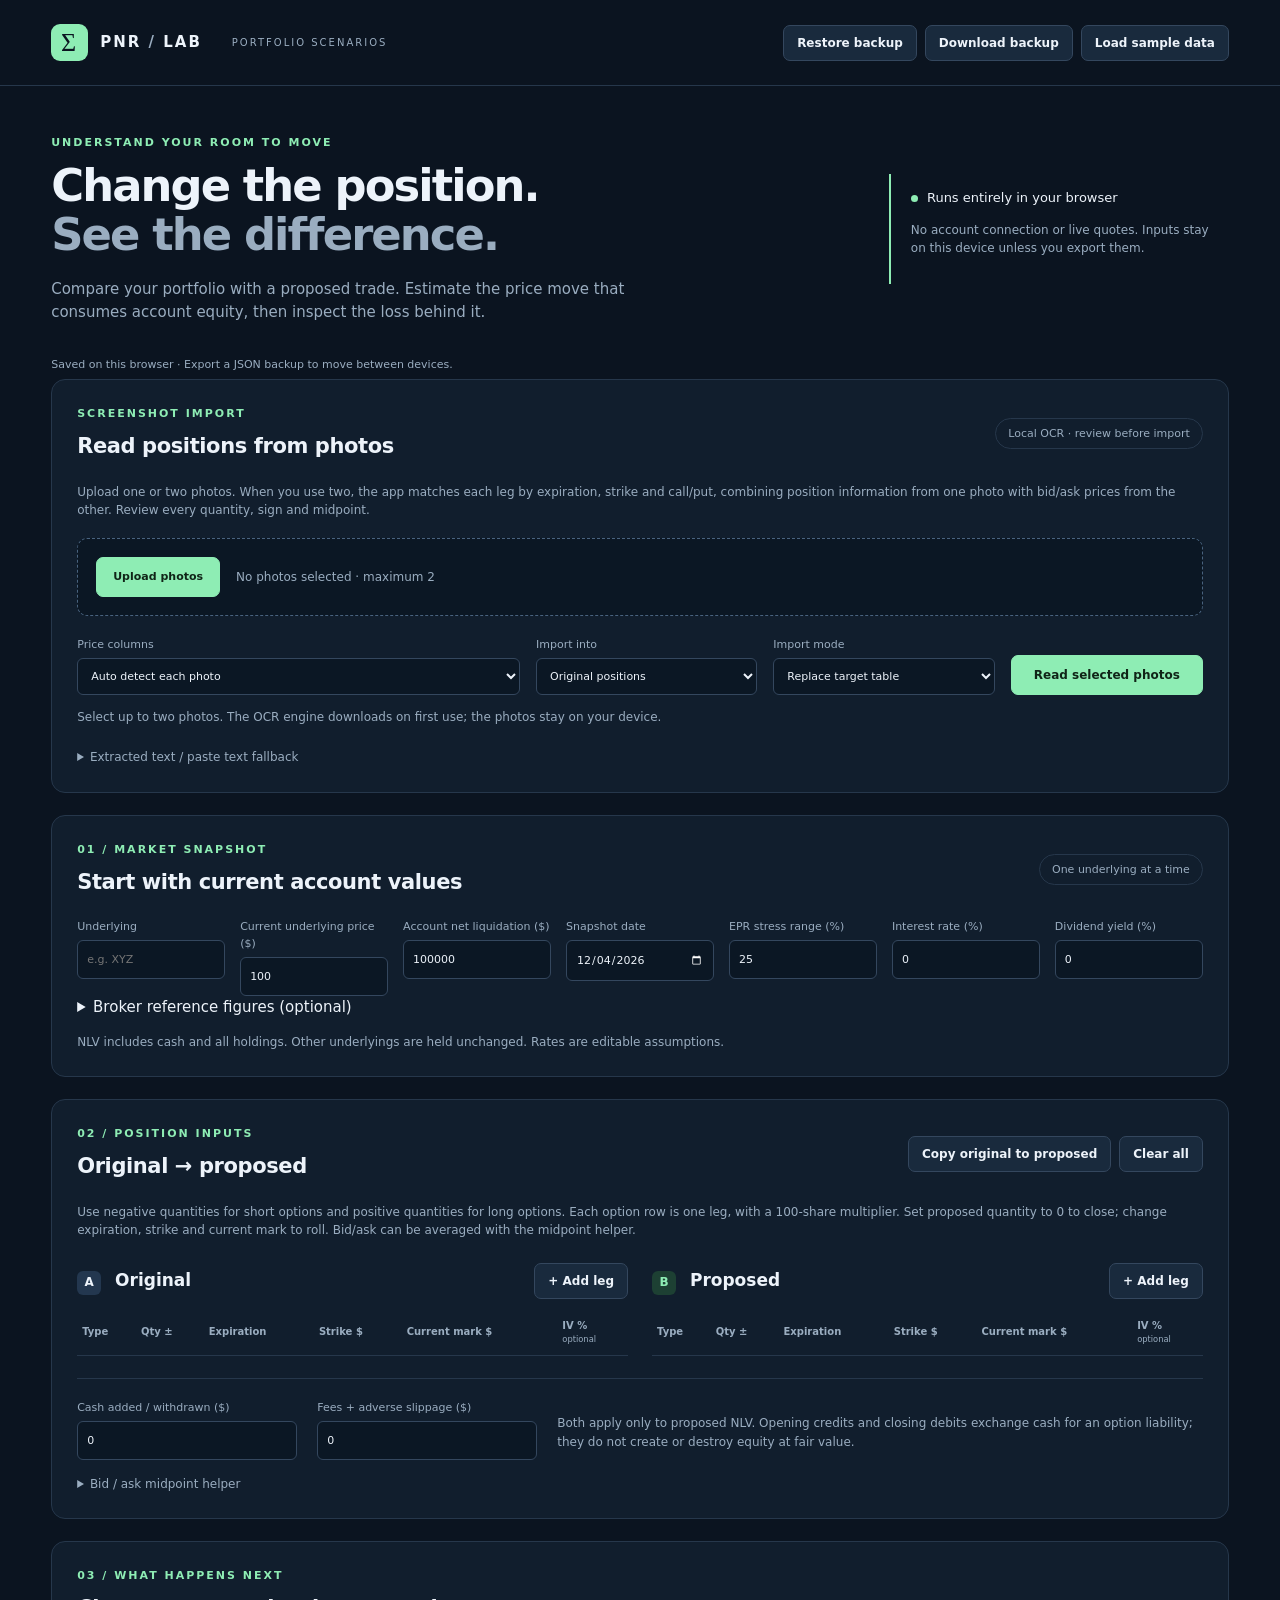
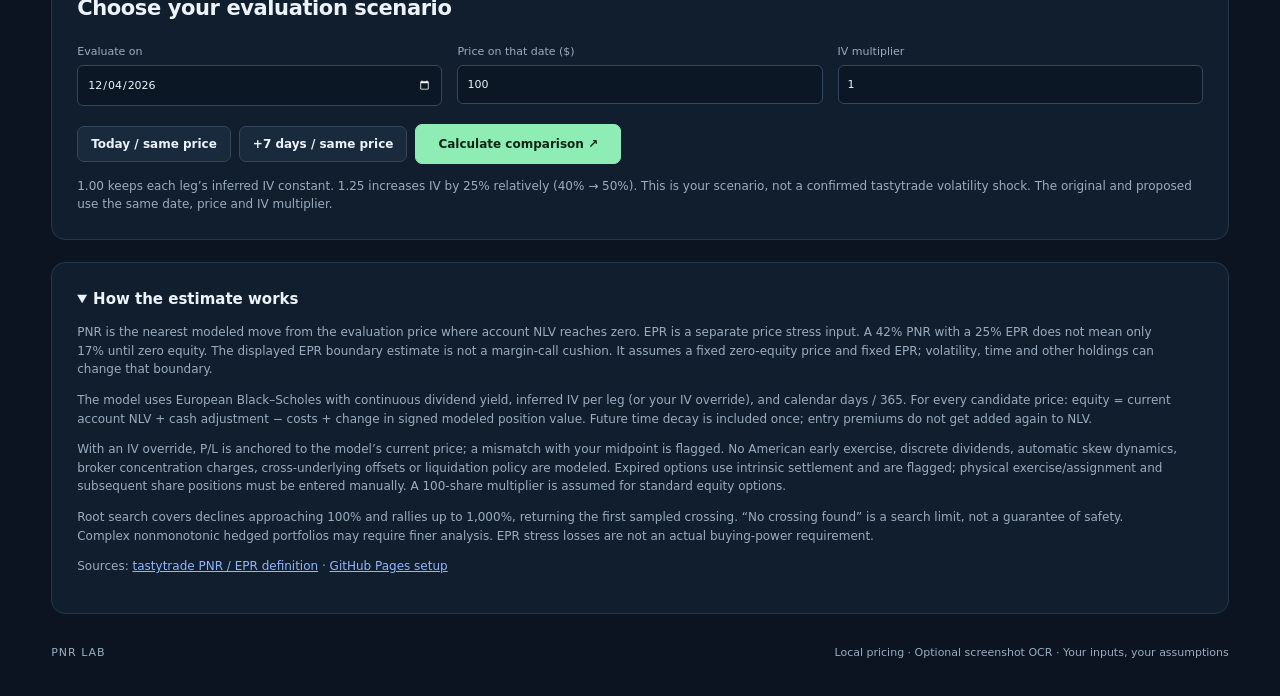
<file: index.html>
<!doctype html><html lang="en"><head><meta charset="utf-8"><meta name="viewport" content="width=device-width,initial-scale=1"><meta name="theme-color" content="#0b1420"><title>PNR Lab · Portfolio scenario calculator</title><style>:root{color-scheme:dark;--bg:#0b1420;--panel:#111e2d;--line:#26374b;--text:#edf3fa;--muted:#9aadc0;--mint:#8eedb4;--blue:#91b5ff;--amber:#ffc779}*{box-sizing:border-box}body{margin:0;background:var(--bg);color:var(--text);font:15px/1.55 system-ui,-apple-system,BlinkMacSystemFont,"Segoe UI",sans-serif}header{display:flex;align-items:center;gap:30px;padding:24px 4%;border-bottom:1px solid var(--line)}.brand{text-decoration:none;display:flex;align-items:center;gap:12px;letter-spacing:2px;font-weight:750;color:var(--text)}.logo{font:26px Georgia;background:var(--mint);color:#0b1420;width:37px;height:37px;display:grid;place-items:center;border-radius:9px}.muted,.tag{color:var(--muted)}.tag{font-size:10px;letter-spacing:2px}.header-actions{margin-left:auto;display:flex;gap:8px}main{max-width:1600px;margin:auto;padding:0 4%}.intro{display:flex;justify-content:space-between;gap:40px;align-items:center;padding:48px 0 32px}.eyebrow{color:var(--mint);font-size:11px;letter-spacing:2px;font-weight:700;margin:0 0 8px}h1{font-size:clamp(32px,3.5vw,54px);line-height:1.1;letter-spacing:-1.9px;margin:10px 0 18px}h1 span{color:var(--muted)}h2{font-size:21px;letter-spacing:-.4px;margin:0}h3{font-size:17px;margin:0 0 12px}.intro-copy{color:var(--muted);max-width:590px;margin:0}.status-card{border-left:2px solid var(--mint);padding:14px 20px;max-width:340px;font-size:13px}.status-card p{color:var(--muted);font-size:12px}.dot{display:inline-block;width:7px;height:7px;background:var(--mint);border-radius:50%;margin-right:5px}.panel{border:1px solid var(--line);background:var(--panel);border-radius:14px;padding:25px;margin:0 0 22px}.section-top,.results-title{display:flex;justify-content:space-between;align-items:center;gap:20px;margin-bottom:20px}.pill{color:var(--muted);border:1px solid var(--line);border-radius:30px;padding:6px 12px;font-size:11px;white-space:nowrap}.field-grid{display:grid;grid-template-columns:repeat(7,minmax(0,1fr));gap:15px}label{font-size:11px;color:var(--muted);display:block}input,select{font:inherit;color:var(--text);background:#0b1724;border:1px solid #34475e;border-radius:6px;width:100%;padding:10px 9px;margin-top:5px;min-width:0}input:focus,select:focus,button:focus-visible{outline:2px solid var(--mint);outline-offset:2px}button{font:600 12px system-ui;background:#192a3d;color:var(--text);border:1px solid #34475e;padding:10px 13px;border-radius:7px;cursor:pointer;white-space:nowrap}button:hover{background:#243a51}button.primary{background:var(--mint);border-color:var(--mint);color:#102417;padding:12px 22px}.button-group{display:flex;gap:8px;align-items:center;flex-wrap:wrap}.hint{font-size:12px;color:var(--muted);margin:13px 0 0}.tables{display:grid;grid-template-columns:1fr 1fr;gap:24px;margin-top:23px}.position-side{min-width:0}.table-heading{display:flex;justify-content:space-between;align-items:center;margin:0 0 10px}.table-heading h3{margin:0}.number{background:#23374f;border-radius:6px;display:inline-grid;place-items:center;width:24px;height:24px;margin-right:8px;font-size:12px}.proposed .number{background:#1d4033;color:var(--mint)}.table-scroll{overflow-x:auto}table{border-collapse:collapse;width:100%;text-align:left}th{font-size:10px;font-weight:600;color:var(--muted);padding:9px 5px;border-bottom:1px solid var(--line);white-space:nowrap}th small{display:block;font-weight:400}td{padding:8px 5px;border-bottom:1px solid var(--line);font-size:12px;white-space:nowrap;font-variant-numeric:tabular-nums}.inputs{min-width:715px}.inputs input,.inputs select{font-size:12px;padding:8px 6px;margin:0}.inputs td:nth-child(1){width:80px}.inputs td:nth-child(2){width:62px}.inputs td:nth-child(3){width:128px}.inputs td:nth-child(4){width:75px}.inputs td:nth-child(5){width:83px}.inputs td:nth-child(6),.inputs td:nth-child(7){width:73px}.remove{padding:5px 8px;color:var(--muted)}.proposal-controls{display:grid;grid-template-columns:220px 220px 1fr;gap:20px;margin-top:22px;padding-top:20px;border-top:1px solid var(--line)}.proposal-controls p{color:var(--muted);font-size:12px;margin:15px 0}.mid-helper{margin-top:8px;color:var(--muted);font-size:12px}summary{cursor:pointer}.mid-helper .button-group{margin-top:12px}.mid-helper input{width:120px}.evaluation .field-grid{grid-template-columns:repeat(3,minmax(0,1fr));margin:18px 0}.save-status{min-height:22px;font-size:11px;color:var(--muted);padding-bottom:6px}#errors:not(:empty){padding:16px;border:1px solid #b55a57;background:#391e26;color:#ffd3ce;border-radius:10px;margin-bottom:22px}.cards{display:grid;grid-template-columns:1fr 1fr;gap:22px;margin-bottom:22px}.result-card{border:1px solid var(--line);border-radius:14px;padding:25px;background:linear-gradient(130deg,#16273b,#111e2d)}.result-card.proposed-card{background:linear-gradient(130deg,#17372c,#111e2d);border-color:#34594a}.card-label{color:var(--muted);font-size:12px}.pnr-number{font-size:46px;font-weight:650;letter-spacing:-2px;line-height:1.2;margin:8px 0 10px}.pnr-number small{font-size:18px;letter-spacing:0;color:var(--muted)}.card-stats{display:flex;flex-wrap:wrap;gap:25px;font-size:12px;color:var(--muted)}.card-stats strong{display:block;color:var(--text);font-size:17px;margin:4px 0}.badge{display:inline-block;border-radius:25px;padding:4px 9px;font-size:10px;background:#204832;color:var(--mint);margin-top:18px}.badge.warn{background:#473223;color:var(--amber)}.comparison th,.comparison td{padding:13px 12px}.comparison th{font-size:11px}.comparison td{font-size:13px}.positive{color:var(--mint)}.negative{color:#ff9a94}.legend{font-size:12px;display:flex;gap:15px}.original-line{color:var(--blue)}.proposed-line{color:var(--mint)}canvas{width:100%;height:300px;display:block;touch-action:pan-y}.methodology p{font-size:12px;color:var(--muted);max-width:1100px}.methodology summary{font-weight:650}.methodology a{color:var(--blue)}footer{display:flex;justify-content:space-between;color:var(--muted);font-size:11px;letter-spacing:1px;padding:8px 0 35px}footer span{letter-spacing:0}#leg-side{width:auto;margin:0;padding:9px}.toast{color:var(--mint)}@media(min-width:1200px){.inputs{min-width:650px}}@media(max-width:1100px){.field-grid{grid-template-columns:repeat(4,minmax(0,1fr))}.tables{grid-template-columns:1fr}.inputs{min-width:715px}.proposal-controls{grid-template-columns:1fr 1fr}.proposal-controls p{grid-column:1/-1;margin:0}.tag{display:none}}@media(max-width:600px){header{flex-wrap:wrap;gap:15px;padding:18px 5%}.header-actions{width:100%;margin:0;flex-wrap:wrap}.intro{padding:30px 0;display:block}.status-card{margin-top:24px}.field-grid,.evaluation .field-grid{grid-template-columns:1fr 1fr;gap:12px}.panel{padding:18px}.section-top,.results-title{align-items:flex-start;flex-wrap:wrap}.cards{grid-template-columns:1fr}.proposal-controls{grid-template-columns:1fr 1fr}.pnr-number{font-size:40px}footer{display:block}footer span{display:block;margin-top:8px}.comparison{min-width:580px}.pill{white-space:normal}.evaluation .button-group button{flex:1}.intro-copy{font-size:13px}}
.photo-upload{margin-top:18px;padding:18px;border:1.5px dashed #49637f;border-radius:10px;background:#0b1724;display:flex;align-items:center;gap:16px}.photo-upload>span{color:var(--muted);font-size:12px}.button-label{display:inline-flex;align-items:center;justify-content:center;min-height:40px;padding:0 16px;border:1px solid var(--mint);border-radius:7px;background:var(--mint);color:#102417;font-weight:700;cursor:pointer;white-space:nowrap}.button-label input{position:absolute;width:1px;height:1px;opacity:0;pointer-events:none}.ocr-controls{display:grid;grid-template-columns:2fr 1fr 1fr auto;gap:16px;align-items:end;margin-top:20px}.ocr-preview{display:grid;grid-template-columns:190px 1fr;gap:25px;margin:22px 0}.ocr-images{display:grid;gap:8px}.ocr-preview img{width:100%;max-height:180px;object-fit:contain;border:1px solid var(--line);border-radius:8px}.ocr-preview .field-grid{grid-template-columns:repeat(3,minmax(0,1fr));margin-top:15px}.check-label{display:flex;align-items:center;gap:8px;margin-top:15px}.check-label input{width:auto;margin:0}.ocr-table{min-width:1000px}.ocr-table input[type=checkbox]{width:18px;height:18px}.ocr-warnings{white-space:normal;min-width:150px;color:var(--amber);font-size:10px}.screenshot-panel .button-group{margin-top:15px}.ocr-text{margin-top:20px;color:var(--muted);font-size:12px}.ocr-text textarea{width:100%;margin:12px 0;padding:12px;border:1px solid #34475e;border-radius:7px;background:#0b1724;color:var(--text);font:12px monospace}button:disabled{opacity:.45;cursor:not-allowed}#ocr-progress{min-height:20px}@media(max-width:900px){.ocr-controls{grid-template-columns:1fr 1fr}.ocr-preview{grid-template-columns:130px 1fr}}@media(max-width:600px){.photo-upload{display:grid}.button-label{width:100%}.ocr-controls{grid-template-columns:1fr}.ocr-preview{grid-template-columns:1fr}.ocr-images{grid-template-columns:1fr 1fr}.ocr-preview img{max-height:180px}.ocr-preview .field-grid{grid-template-columns:1fr 1fr}}
</style></head><body>
<header><a class="brand" href="#"><span class="logo">Σ</span><span>PNR<span class="muted"> / </span>LAB</span></a><span class="tag">PORTFOLIO SCENARIOS</span><div class="header-actions"><button id="import">Restore backup</button><button id="export">Download backup</button><button id="demo">Load sample data</button></div></header>
<main><section class="intro"><div><p class="eyebrow">UNDERSTAND YOUR ROOM TO MOVE</p><h1>Change the position.<br><span>See the difference.</span></h1><p class="intro-copy">Compare your portfolio with a proposed trade. Estimate the price move that consumes account equity, then inspect the loss behind it.</p></div><div class="status-card"><span class="dot"></span> Runs entirely in your browser<p>No account connection or live quotes. Inputs stay on this device unless you export them.</p></div></section>
<div id="save-status" class="save-status" aria-live="polite"></div>
<section class="panel screenshot-panel"><div class="section-top"><div><p class="eyebrow">SCREENSHOT IMPORT</p><h2>Read positions from photos</h2></div><span class="pill">Local OCR · review before import</span></div><p class="hint">Upload one or two photos. When you use two, the app matches each leg by expiration, strike and call/put, combining position information from one photo with bid/ask prices from the other. Review every quantity, sign and midpoint.</p><div class="photo-upload"><label class="button-label">Upload photos<input id="screenshot-file" type="file" accept="image/*" multiple></label><span id="photo-count">No photos selected · maximum 2</span></div><div class="ocr-controls"><label>Price columns<select id="ocr-layout"><option value="auto">Auto detect each photo</option><option value="bidask">Both show Bid / Ask</option><option value="last">Use Last as proxy when no midpoint exists</option></select></label><label>Import into<select id="ocr-target"><option value="original">Original positions</option><option value="proposed">Proposed positions</option></select></label><label>Import mode<select id="ocr-mode"><option value="replace">Replace target table</option><option value="append">Append to target table</option></select></label><button id="ocr-read" class="primary">Read selected photos</button></div><p id="ocr-progress" class="hint" aria-live="polite">Select up to two photos. The OCR engine downloads on first use; the photos stay on your device.</p><div id="ocr-review" hidden><div class="ocr-preview"><div class="ocr-images"><img id="ocr-image" alt="First selected screenshot preview"><img id="ocr-image-2" alt="Second selected screenshot preview" hidden></div><div><h3>Review merged values</h3><p class="hint">A missing value stays blank. Expiration years may be inferred from the snapshot date. Rows from two photos are merged only when expiration, strike and option type match. Confirm every row after comparing with both photos.</p><div class="field-grid"><label>Detected symbol<input id="ocr-symbol"></label><label>Detected spot ($)<input id="ocr-spot" type="number" step="any"></label><label>Detected account NLV ($)<input id="ocr-nlv" type="number" step="any"></label></div><label class="check-label"><input type="checkbox" id="ocr-fields"> Also apply these detected account fields (optional)</label></div></div><div class="table-scroll"><table class="inputs ocr-table"><thead><tr><th>Confirm</th><th>Type</th><th>Qty ±</th><th>Expiration</th><th>Strike $</th><th>Bid $</th><th>Ask $</th><th>Last $</th><th>Entry $</th><th>Current mark $</th><th>Review notes</th><th></th></tr></thead><tbody id="ocr-rows"></tbody></table></div><div class="button-group"><button id="ocr-add">+ Add missing row</button><button id="ocr-apply" class="primary">Import reviewed rows</button></div></div><details class="ocr-text"><summary>Extracted text / paste text fallback</summary><p class="hint">If OCR cannot load, paste rows as: <code>-2 Jun 19 2027 125 C 0.85 0.95</code>. One leg per line. Then parse and review.</p><textarea id="ocr-text" rows="6" placeholder="-2 Jun 19 2027 125 C 0.85 0.95"></textarea><button id="ocr-parse">Parse text into review table</button></details></section>
<section class="panel"><div class="section-top"><div><p class="eyebrow">01 / MARKET SNAPSHOT</p><h2>Start with current account values</h2></div><span class="pill">One underlying at a time</span></div><div class="field-grid">
<label>Underlying<input id="symbol" value="" placeholder="e.g. XYZ" maxlength="12"></label><label>Current underlying price ($)<input id="spot" type="number" min="0.01" step="0.01"></label><label>Account net liquidation ($)<input id="nlv" type="number" min="1" step="1000"></label><label>Snapshot date<input id="asOf" type="date"></label><label>EPR stress range (%)<input id="epr" type="number" min="0.1" max="99.9" step="0.1"></label><label>Interest rate (%)<input id="rate" type="number" step="0.1"></label><label>Dividend yield (%)<input id="yield" type="number" step="0.1"></label>
</div><details><summary>Broker reference figures (optional)</summary><div class="field-grid"><label>Reported signed PNR (%)<input id="brokerPNR" type="number" step="any"></label><label>Underlying margin requirement ($)<input id="brokerMargin" type="number" step="0.01"></label><label>Net short extrinsic value ($)<input id="brokerExtrinsic" type="number" step="0.01"></label></div><p class="hint">Reference observations only. They do not adjust or calibrate the model.</p></details><p class="hint">NLV includes cash and all holdings. Other underlyings are held unchanged. Rates are editable assumptions.</p></section>
<section class="panel"><div class="section-top"><div><p class="eyebrow">02 / POSITION INPUTS</p><h2>Original → proposed</h2></div><div class="button-group"><button id="copy">Copy original to proposed</button><button id="empty">Clear all</button></div></div>
<p class="hint">Use negative quantities for short options and positive quantities for long options. Each option row is one leg, with a 100-share multiplier. Set proposed quantity to 0 to close; change expiration, strike and current mark to roll. Bid/ask can be averaged with the midpoint helper.</p>
<div class="tables"><div class="position-side"><div class="table-heading"><h3><span class="number">A</span> Original</h3><button data-add="original">+ Add leg</button></div><div class="table-scroll"><table class="inputs"><thead><tr><th>Type</th><th>Qty ±</th><th>Expiration</th><th>Strike $</th><th>Current mark $</th><th>IV % <small>optional</small></th><th>Entry $ <small>optional</small></th><th></th></tr></thead><tbody id="original"></tbody></table></div></div>
<div class="position-side proposed"><div class="table-heading"><h3><span class="number">B</span> Proposed</h3><button data-add="proposed">+ Add leg</button></div><div class="table-scroll"><table class="inputs"><thead><tr><th>Type</th><th>Qty ±</th><th>Expiration</th><th>Strike $</th><th>Current mark $</th><th>IV % <small>optional</small></th><th>Entry $ <small>optional</small></th><th></th></tr></thead><tbody id="proposed"></tbody></table></div></div></div>
<div class="proposal-controls"><label>Cash added / withdrawn ($)<input id="deposit" type="number" step="1000"></label><label>Fees + adverse slippage ($)<input id="cost" type="number" min="0" step="1"></label><p>Both apply only to proposed NLV. Opening credits and closing debits exchange cash for an option liability; they do not create or destroy equity at fair value.</p></div>
<details class="mid-helper"><summary>Bid / ask midpoint helper</summary><div class="button-group"><label>Bid<input id="bid" type="number" step="0.01" min="0"></label><label>Ask<input id="ask" type="number" step="0.01" min="0"></label><output id="mid-output">Midpoint: —</output></div></details>
</section>
<section class="panel evaluation"><div><p class="eyebrow">03 / WHAT HAPPENS NEXT</p><h2>Choose your evaluation scenario</h2></div><div class="field-grid"><label>Evaluate on<input id="evaluateOn" type="date"></label><label>Price on that date ($)<input id="evaluateSpot" type="number" min="0.01" step="0.01"></label><label>IV multiplier<input id="ivScale" type="number" min="0.01" max="5" step="0.05"></label></div><div class="button-group"><button id="today">Today / same price</button><button id="week">+7 days / same price</button><button id="calculate" class="primary">Calculate comparison ↗</button></div><p class="hint">1.00 keeps each leg’s inferred IV constant. 1.25 increases IV by 25% relatively (40% → 50%). This is your scenario, not a confirmed tastytrade volatility shock. The original and proposed use the same date, price and IV multiplier.</p></section>
<div id="errors" role="alert"></div><section id="results" hidden>
<div class="results-title"><div><p class="eyebrow">04 / ESTIMATED RESULTS</p><h2 id="result-heading">Your comparison</h2></div><span class="pill">Theoretical · not broker margin</span></div><div id="cards" class="cards"></div>
<section class="panel"><h3>Broker comparison · original snapshot</h3><div class="table-scroll"><table class="comparison"><thead><tr><th>Metric</th><th>Broker observation</th><th>Model</th><th>Difference</th></tr></thead><tbody id="broker-comparison"></tbody></table></div><p id="broker-note" class="hint"></p></section><section class="panel"><h3>What changed?</h3><div class="table-scroll"><table class="comparison"><thead><tr><th>Metric</th><th>Original</th><th>Proposed</th><th>Change</th></tr></thead><tbody id="comparison"></tbody></table></div><p id="result-note" class="hint"></p></section>
<section class="panel"><div class="section-top"><div><p class="eyebrow">EQUITY UNDER PRICE STRESS</p><h3>The path to zero</h3></div><div class="legend"><span class="original-line">● Original</span><span class="proposed-line">● Proposed</span></div></div><canvas id="chart" height="300" aria-label="Original and proposed account equity across underlying price moves"></canvas><p id="chart-hover" class="hint">Move over the chart to inspect account equity. The dashed line is zero equity.</p></section>
<section class="panel"><div class="section-top"><h3>Loss contribution by leg</h3><div class="button-group"><select id="leg-side" aria-label="Portfolio for leg breakdown"><option value="original">Original</option><option value="proposed" selected>Proposed</option></select><button id="csv">Export results CSV</button></div></div><div class="table-scroll"><table class="comparison"><thead><tr><th>Position</th><th>Fitted IV</th><th>Projected P/L*</th><th>Up EPR loss</th><th>Up loss / contract</th><th>Down EPR loss</th></tr></thead><tbody id="leg-results"></tbody></table></div><p class="hint">Positive stress loss consumes equity; negative loss is an offsetting gain. *Projected P/L is the change from the current modeled snapshot to your evaluation date and price.</p></section>
</section>
<section class="panel methodology"><details open><summary>How the estimate works</summary><p>PNR is the nearest modeled move from the evaluation price where account NLV reaches zero. EPR is a separate price stress input. A 42% PNR with a 25% EPR does not mean only 17% until zero equity. The displayed EPR boundary estimate is not a margin-call cushion. It assumes a fixed zero-equity price and fixed EPR; volatility, time and other holdings can change that boundary.</p><p>The model uses European Black–Scholes with continuous dividend yield, inferred IV per leg (or your IV override), and calendar days / 365. For every candidate price: equity = current account NLV + cash adjustment − costs + change in signed modeled position value. Future time decay is included once; entry premiums do not get added again to NLV.</p><p>With an IV override, P/L is anchored to the model’s current price; a mismatch with your midpoint is flagged. No American early exercise, discrete dividends, automatic skew dynamics, broker concentration charges, cross-underlying offsets or liquidation policy are modeled. Expired options use intrinsic settlement and are flagged; physical exercise/assignment and subsequent share positions must be entered manually. A 100-share multiplier is assumed for standard equity options.</p><p>Root search covers declines approaching 100% and rallies up to 1,000%, returning the first sampled crossing. “No crossing found” is a search limit, not a guarantee of safety. Complex nonmonotonic hedged portfolios may require finer analysis. EPR stress losses are not an actual buying-power requirement.</p><p>Sources: <a href="https://tastytrade.com/learn/accounts/account-resources/what-is-portfolio-margin-how-it-works/" target="_blank" rel="noopener">tastytrade PNR / EPR definition</a> · <a href="https://docs.github.com/en/pages/getting-started-with-github-pages/creating-a-github-pages-site" target="_blank" rel="noopener">GitHub Pages setup</a></p></details></section>
<footer>PNR LAB <span>Local pricing · Optional screenshot OCR · Your inputs, your assumptions</span></footer>
</main><input id="import-file" type="file" accept="application/json,.json" hidden><script>(function(root){
'use strict';
const DAY=86400000;
function cdf(x){const a=Math.abs(x),t=1/(1+0.2316419*a);const z=Math.exp(-a*a/2)/Math.sqrt(2*Math.PI);const y=1-z*t*(0.319381530+t*(-0.356563782+t*(1.781477937+t*(-1.821255978+t*1.330274429))));return x<0?1-y:y;}
function price(s,k,t,v,kind,r=0,q=0){
 if(kind==='stock')return s;
 const intrinsic=Math.max(kind==='call'?s-k:k-s,0);
 if(t<=0)return intrinsic;
 if(s<=0)return kind==='put'?k*Math.exp(-r*t):0;
 if(v<=0)return Math.max(kind==='call'?s*Math.exp(-q*t)-k*Math.exp(-r*t):k*Math.exp(-r*t)-s*Math.exp(-q*t),0);
 const d1=(Math.log(s/k)+(r-q+v*v/2)*t)/(v*Math.sqrt(t)),d2=d1-v*Math.sqrt(t);
 return Math.max(0,kind==='call'?s*Math.exp(-q*t)*cdf(d1)-k*Math.exp(-r*t)*cdf(d2):k*Math.exp(-r*t)*cdf(-d2)-s*Math.exp(-q*t)*cdf(-d1));
}
function bisect(fn,lo,hi){let fl=fn(lo);for(let i=0;i<90;i++){const mid=(lo+hi)/2,fm=fn(mid);if(Math.abs(fm)<1e-7)return mid;if(fl*fm<=0)hi=mid;else{lo=mid;fl=fm;}}return(lo+hi)/2;}
function dateDays(a,b){return (Date.parse(b+'T00:00:00Z')-Date.parse(a+'T00:00:00Z'))/DAY;}
function calibrate(row,cfg){
 if(!['call','put','stock'].includes(row.kind))throw Error('Choose Call, Put or Shares.');
 if(row.qty===''||row.qty==null||!Number.isInteger(+row.qty))throw Error('Quantity must be a signed whole number.');
 if(+row.qty===0)return {...row,qty:0,iv:0,days:0,base:0};
 if(row.kind==='stock')return {...row,iv:0,days:0,base:cfg.spot,mult:1};
 const days=dateDays(cfg.asOf,row.expiry);if(!Number.isFinite(days)||days<=0)throw Error('Expiration must be after the snapshot date.');
 if(!(row.strike>0))throw Error('Strike must be positive.');
 const mark=+row.mark,t=days/365;
 if(!(mark>0))throw Error('Enter a positive current midpoint for active options.');
 let iv;
 if(row.iv!==''&&row.iv!=null){iv=+row.iv/100;if(!(iv>0&&iv<=5))throw Error('IV must be between 0 and 500%.');}
 else {const f=v=>price(cfg.spot,+row.strike,t,v,row.kind,cfg.rate/100,cfg.yield/100)-mark;
  if(f(0.00001)>0.00001||f(5)<0)throw Error('Midpoint cannot be fitted: check price, strike, date and carry assumptions.');
  iv=bisect(f,0.00001,5);
 }
 const base=price(cfg.spot,+row.strike,t,iv,row.kind,cfg.rate/100,cfg.yield/100);
 return {...row,qty:+row.qty,strike:+row.strike,mark,iv,days,base,mult:100,fitDifference:base-mark};
}
function compile(rows,cfg){return rows.map((row,i)=>{try{return calibrate(row,cfg);}catch(e){throw Error('Row '+(i+1)+': '+e.message);}});}
function modelValue(leg,s,elapsed,scale,cfg){
 if(!leg.qty)return 0;
 return leg.qty*(leg.mult||100)*price(s,leg.strike,Math.max(0,leg.days-elapsed)/365,leg.iv*scale,leg.kind,cfg.rate/100,cfg.yield/100);
}
function snapshotValue(legs){return legs.reduce((a,l)=>a+l.qty*(l.mult||100)*l.base,0);}
function value(legs,s,elapsed,scale,cfg){return legs.reduce((a,l)=>a+modelValue(l,s,elapsed,scale,cfg),0);}
function findRoot(fn,spot,up){
 if(fn(spot)<=0)return {price:spot,move:0};
 // Search outward and return the first sampled sign change, including hedged portfolios.
 let prev=spot,fp=fn(prev);const maxMove=10,minRatio=0.000001;
 for(let i=1;i<=2400;i++){
  const next=up?spot*(1+maxMove*i/2400):spot*(1-(1-minRatio)*i/2400),f=fn(next);
  if(f<=0&&fp>0){const p=bisect(fn,Math.min(prev,next),Math.max(prev,next));return{price:p,move:Math.abs(p/spot-1)*100};}
  prev=next;fp=f;
 }
 return null;
}
function evaluate(legs,cfg,deposit=0,cost=0){
 const elapsed=dateDays(cfg.asOf,cfg.evaluateOn);if(elapsed<0||!Number.isFinite(elapsed))throw Error('Evaluation date must be on or after the snapshot date.');
 if(!(cfg.spot>0&&cfg.evaluateSpot>0&&cfg.nlv>0))throw Error('Spot prices and snapshot NLV must be positive.');
 if(!(cfg.epr>0&&cfg.epr<100))throw Error('EPR must be between 0 and 100%.');
 if(!(cfg.ivScale>0&&cfg.ivScale<=5))throw Error('IV multiplier must be between 0 and 5.');
 const base=snapshotValue(legs), equityAt=s=>cfg.nlv+deposit-cost+value(legs,s,elapsed,cfg.ivScale,cfg)-base;
 const equity=equityAt(cfg.evaluateSpot),up=findRoot(equityAt,cfg.evaluateSpot,true),down=findRoot(equityAt,cfg.evaluateSpot,false);
 const stressUp=cfg.evaluateSpot*(1+cfg.epr/100),stressDown=cfg.evaluateSpot*(1-cfg.epr/100);
 const upLoss=equity-equityAt(stressUp),downLoss=equity-equityAt(stressDown);
 const legResults=legs.filter(l=>l.qty).map(l=>{const now=modelValue(l,cfg.evaluateSpot,elapsed,cfg.ivScale,cfg),u=modelValue(l,stressUp,elapsed,cfg.ivScale,cfg),d=modelValue(l,stressDown,elapsed,cfg.ivScale,cfg);return{...l,upLoss:now-u,downLoss:now-d,perContractUp:(now-u)/Math.abs(l.qty),upPrice:price(stressUp,l.strike,Math.max(0,l.days-elapsed)/365,l.iv*cfg.ivScale,l.kind,cfg.rate/100,cfg.yield/100),dayPL:now-l.qty*(l.mult||100)*l.base};});
 return{equity,equityAt,up,down,upLoss,downLoss,stressUp,stressDown,legResults,expired:legs.some(l=>l.qty&&l.kind!=='stock'&&l.days<=elapsed),fitMismatch:legs.some(l=>Math.abs(l.fitDifference||0)>.02),elapsed,base};
}
const api={cdf,price,bisect,dateDays,compile,evaluate,value,snapshotValue};
if(typeof module!=='undefined'&&module.exports)module.exports=api;root.PNR=api;
})(typeof globalThis!=='undefined'?globalThis:this);
</script><script>(function(){'use strict';
const $=id=>document.getElementById(id),KEY='pnr-lab-v3',LEGACY_KEY='pnr-lab-v2',ids=['symbol','spot','nlv','asOf','epr','rate','yield','evaluateOn','evaluateSpot','ivScale','deposit','cost','brokerPNR','brokerMargin','brokerExtrinsic'];
let state={original:[],proposed:[]},last=null,chartData=null;
const esc=s=>String(s??'').replace(/[&<>"']/g,c=>({'&':'&amp;','<':'&lt;','>':'&gt;','"':'&quot;',"'":'&#39;'}[c]));
const money=x=>Number.isFinite(x)?new Intl.NumberFormat('en-US',{style:'currency',currency:'USD',maximumFractionDigits:0}).format(x):'—';
const pct=x=>Number.isFinite(x)?x.toFixed(2)+'%':'—';
const sign=x=>x>0?'+':'';
function defaults(){const today=new Date().toLocaleDateString('en-CA');const date=/^\d{4}-\d{2}-\d{2}$/.test(today)?today:new Date().toISOString().slice(0,10);return{symbol:'',spot:100,nlv:100000,asOf:date,epr:25,rate:0,yield:0,evaluateOn:date,evaluateSpot:100,ivScale:1,deposit:0,cost:0,brokerPNR:'',brokerMargin:'',brokerExtrinsic:'',original:[],proposed:[]};}
function example(){const data=defaults(),base=Date.parse(data.asOf+'T00:00:00Z'),date=n=>new Date(base+n*86400000).toISOString().slice(0,10),r=(kind,qty,expiry,strike,mark)=>({kind,qty,expiry,strike,mark,iv:'',entry:'',priceSource:'Synthetic sample midpoint'});const original=[r('put',-2,date(45),75,.80),r('call',-2,date(45),125,.90),r('put',-1,date(90),65,.60),r('call',-1,date(90),140,.50)];return{...data,symbol:'XYZ',spot:100,nlv:100000,evaluateSpot:100,original,proposed:JSON.parse(JSON.stringify(original))};}
function allInputs(){const data={...state};for(const id of ids)data[id]=$(id).value;return data;}
function save(){try{localStorage.setItem(KEY,JSON.stringify(allInputs()));$('save-status').textContent='Saved on this browser · Export a JSON backup to move between devices.';}catch(e){$('save-status').textContent='Browser storage unavailable. Use Export inputs to keep a backup.';}}
function dirty(){last=null;$('results').hidden=true;$('errors').textContent='';save();}
function load(data){if(!data||!Array.isArray(data.original)||!Array.isArray(data.proposed))throw Error('Invalid project: expected original and proposed position arrays.');if(data.original.length>200||data.proposed.length>200)throw Error('Maximum 200 legs per table.');const def=defaults();state={original:data.original.map(cleanRow),proposed:data.proposed.map(cleanRow)};for(const id of ids)$(id).value=data[id]??def[id];renderTables();dirty();}
function cleanRow(x){if(!x||typeof x!=='object')throw Error('Invalid position row.');return{kind:x.kind??'call',qty:x.qty??-1,expiry:x.expiry??'',strike:x.strike??'',mark:x.mark??'',iv:x.iv??'',entry:x.entry??'',priceSource:x.priceSource??'Manual mark'};}
function renderTables(){for(const side of ['original','proposed'])$(side).innerHTML=state[side].map((r,i)=>`<tr data-row="${i}" data-side="${side}"><td><select data-field="kind" aria-label="${side} row ${i+1} type">${['call','put','stock'].map(k=>`<option value="${k}" ${r.kind===k?'selected':''}>${k==='stock'?'Shares':k[0].toUpperCase()+k.slice(1)}</option>`).join('')}</select></td>${['qty','expiry','strike','mark','iv','entry'].map(k=>`<td><input data-field="${k}" aria-label="${side} row ${i+1} ${k}" type="${k==='expiry'?'date':'number'}" ${k==='expiry'?'':`step="${k==='qty'?'1':'any'}"`} value="${esc(r[k])}" ${(r.kind==='stock'&&['expiry','strike','mark','iv'].includes(k))?'disabled':''} ${k==='iv'?'placeholder="Auto"':''}>${k==='mark'&&r.kind!=='stock'?'<small class="hint">'+esc(r.priceSource||'Manual mark')+'</small>':''}</td>`).join('')}<td><button class="remove" data-remove="${i}" data-side="${side}" aria-label="Remove ${side} row ${i+1}">×</button></td></tr>`).join('');}
for(const side of ['original','proposed']){
 $(side).addEventListener('input',e=>{const field=e.target.dataset.field;if(!field)return;const row=e.target.closest('tr'),raw=e.target.value;state[side][+row.dataset.row][field]=['kind','expiry'].includes(field)?raw:(raw===''?'':Number(raw));if(field==='mark'){state[side][+row.dataset.row].priceSource='Manual mark';const note=e.target.parentElement?.querySelector('small');if(note)note.textContent='Manual mark';}dirty();});
 $(side).addEventListener('change',e=>{if(e.target.dataset.field==='kind'){renderTables();dirty();}});
 $(side).addEventListener('click',e=>{const b=e.target.closest('[data-remove]');if(b){state[side].splice(+b.dataset.remove,1);renderTables();dirty();}});
}
document.querySelectorAll('[data-add]').forEach(b=>b.onclick=()=>{const snapshot=Date.parse($('asOf').value+'T00:00:00Z');if(!Number.isFinite(snapshot)){$('errors').textContent='Enter a valid snapshot date before adding a leg.';return;}const expiry=new Date(snapshot+45*86400000).toISOString().slice(0,10);state[b.dataset.add].push({kind:'call',qty:-1,expiry,strike:+$('spot').value*1.2,mark:'',iv:'',entry:''});renderTables();dirty();});
for(const id of ids)$(id).addEventListener('input',dirty);
$('copy').onclick=()=>{state.proposed=JSON.parse(JSON.stringify(state.original));renderTables();dirty();};
$('empty').onclick=()=>{if(confirm('Clear both position tables and reset account inputs?'))load(defaults());};
$('demo').onclick=()=>{if(state.original.length&&!confirm('Replace current inputs with synthetic sample data? Export your inputs first to keep them.'))return;load(example());calculate();};
$('today').onclick=()=>{$('evaluateOn').value=$('asOf').value;$('evaluateSpot').value=$('spot').value;dirty();calculate();};
$('week').onclick=()=>{const d=Date.parse($('asOf').value+'T00:00:00Z');if(!Number.isFinite(d))return;$('evaluateOn').value=new Date(d+7*86400000).toISOString().slice(0,10);$('evaluateSpot').value=$('spot').value;dirty();calculate();};
function download(name,content,type){const a=document.createElement('a'),url=URL.createObjectURL(new Blob([content],{type}));a.href=url;a.download=name;a.click();setTimeout(()=>URL.revokeObjectURL(url),2000);}
$('export').onclick=()=>download('pnr-lab-inputs.json',JSON.stringify({version:1,...allInputs()},null,2),'application/json');
$('import').onclick=()=>$('import-file').click();
$('import-file').onchange=async e=>{try{const f=e.target.files[0];if(!f)return;if(f.size>2000000)throw Error('Project file is too large.');load(JSON.parse(await f.text()));calculate();}catch(err){$('errors').textContent=err.message;}e.target.value='';};
for(const id of ['bid','ask'])$(id).oninput=()=>{const b=$('bid').value,a=$('ask').value;$('mid-output').textContent=b!==''&&a!==''&&+a>=+b?'Midpoint: $'+((+b + +a)/2).toFixed(4):'Midpoint: — (ask must be ≥ bid)';};
function config(){const c={};for(const id of ids)c[id]=['symbol','asOf','evaluateOn'].includes(id)?$(id).value:Number($(id).value);for(const k of ['spot','nlv','epr','rate','yield','evaluateSpot','ivScale','deposit','cost'])if($(k).value===''||!Number.isFinite(c[k]))throw Error('Enter a valid value for '+k+'.');if(c.cost<0)throw Error('Fees and adverse slippage must be nonnegative.');if(Math.abs(c.rate)>100||Math.abs(c.yield)>100)throw Error('Rate and yield must be between −100% and 100%.');return c;}
function metricRoot(root,up){return root?(up?'+':'−')+pct(root.move):'No crossing found';}
function eprBoundary(result,cfg){if(!result.up)return{price:null,move:null};const price=result.up.price/(1+cfg.epr/100);return{price,move:(price/cfg.evaluateSpot-1)*100};}
function card(name,result,cls){const u=result.up,inside=(u&&u.move<last.cfg.epr)||(result.down&&result.down.move<last.cfg.epr),boundary=eprBoundary(result,last.cfg);return`<div class="result-card ${cls}"><div class="card-label">${name} · estimated upside PNR</div><div class="pnr-number">${u?'+'+pct(u.move):'<small>No crossing found</small>'}</div><div class="card-stats"><span>Zero-equity price<strong>${u?money(u.price):'Beyond search range'}</strong></span><span>PNR = EPR price<strong>${boundary.price!=null?money(boundary.price):'—'}</strong></span><span>Rally until PNR = EPR<strong>${boundary.move!=null?(boundary.move>0?'+'+pct(boundary.move):'Already inside EPR'):'—'}</strong></span><span>Projected NLV<strong>${money(result.equity)}</strong></span><span>Downside PNR<strong>${metricRoot(result.down,false)}</strong></span></div><span class="badge ${inside||result.equity<=0?'warn':''}">${result.equity<=0?'Projected NLV ≤ 0':u?(inside?'Inside EPR boundary':'Outside EPR boundary'):(inside?'Downside inside EPR boundary':'No upside crossing in search range')}</span>${boundary.move!=null?`<p class="hint">Conditional estimate: zero-equity price ÷ (1 + EPR). Time, IV and NLV changes can move this boundary.</p>`:''}</div>`;}
function calculate(){try{
 const cfg=config();let a,b;try{a=PNR.compile(state.original,cfg);}catch(e){throw Error('Original — '+e.message);}try{b=PNR.compile(state.proposed,cfg);}catch(e){throw Error('Proposed — '+e.message);}
 const original=PNR.evaluate(a,cfg),proposed=PNR.evaluate(b,cfg,cfg.deposit,cfg.cost);last={cfg,original,proposed};$('errors').textContent='';$('results').hidden=false;
 $('result-heading').textContent=(cfg.symbol||'Underlying')+' · '+cfg.evaluateOn+' at '+money(cfg.evaluateSpot);
 $('cards').innerHTML=card('Original',original,'')+card('Proposed',proposed,'proposed-card');
 const originalBoundary=eprBoundary(original,cfg),proposedBoundary=eprBoundary(proposed,cfg),rows=[['Upside PNR',original.up?.move,proposed.up?.move,'pp'],['Rally until upside PNR equals EPR',originalBoundary.move,proposedBoundary.move,'pp'],['Price where upside PNR equals EPR',originalBoundary.price,proposedBoundary.price,'$'],['Downside PNR magnitude',original.down?.move,proposed.down?.move,'pp'],['Projected account NLV',original.equity,proposed.equity,'$'],['Additional loss at +'+cfg.epr+'% EPR',original.upLoss,proposed.upLoss,'$'],['Additional loss at −'+cfg.epr+'% EPR',original.downLoss,proposed.downLoss,'$'],['Equity left at up EPR',original.equity-original.upLoss,proposed.equity-proposed.upLoss,'$'],['Equity left at down EPR',original.equity-original.downLoss,proposed.equity-proposed.downLoss,'$']];
 $('comparison').innerHTML=rows.map(([name,a,b,type])=>{const d=b-a,fmt=x=>type==='pp'?pct(x):money(x);return`<tr><td>${esc(name)}</td><td>${fmt(a)}</td><td>${fmt(b)}</td><td>${Number.isFinite(a)&&Number.isFinite(b)?(type==='pp'?sign(d)+d.toFixed(2)+' pp':sign(d)+money(d)):'—'}</td></tr>`;}).join('');
 const notes=['EPR stress prices: '+money(original.stressDown)+' / '+money(original.stressUp)+'.'];if(original.expired||proposed.expired)notes.push('Some options expire on or before this date: intrinsic settlement is used. Enter resulting shares manually after exercise/assignment.');if(original.fitMismatch||proposed.fitMismatch)notes.push('An IV override differs from its quoted midpoint by over $0.02. P/L is anchored to the modeled current price.');if(!state.original.length)notes.push('Original table is empty; only cash equity is modeled.');$('result-note').textContent=notes.join(' ');
 renderBenchmark(a,cfg);renderLegs();drawChart();save();
 }catch(e){last=null;$('results').hidden=true;$('errors').textContent=e.message;}}
function renderBenchmark(legs,cfg){
 const b=PNR.evaluate(legs,{...cfg,evaluateOn:cfg.asOf,evaluateSpot:cfg.spot,ivScale:1});
 const nearest=b.up&&(!b.down||b.up.move<=b.down.move)?b.up.move:b.down?-b.down.move:null;
 const observed=$('brokerPNR').value===''?null:Number($('brokerPNR').value),observedMargin=$('brokerMargin').value===''?null:Number($('brokerMargin').value),observedExt=$('brokerExtrinsic').value===''?null:Number($('brokerExtrinsic').value);
 const ext=legs.reduce((total,l)=>l.kind==='stock'?total:total-l.qty*100*(l.base-Math.max(l.kind==='call'?cfg.spot-l.strike:l.strike-cfg.spot,0)),0);
 const fmtMoney=v=>Number.isFinite(v)?new Intl.NumberFormat('en-US',{style:'currency',currency:'USD',maximumFractionDigits:2}).format(v):'—';
 const gap=observed!=null&&Math.abs(observed)<100&&nearest!=null?nearest-observed:null;
 $('broker-comparison').innerHTML=[['Nearest signed PNR',observed==null?'Not supplied':pct(observed),nearest==null?'No crossing found':pct(nearest),gap==null?'—':sign(gap)+gap.toFixed(2)+' pp'],['Underlying margin requirement',fmtMoney(observedMargin),'Not modeled','—'],['Net short option extrinsic value',fmtMoney(observedExt),fmtMoney(ext),observedExt==null?'—':fmtMoney(ext-observedExt)]].map(row=>'<tr>'+row.map(x=>'<td>'+esc(x)+'</td>').join('')+'</tr>').join('');
 $('broker-note').textContent='Original positions at the snapshot date and price; no proposed cash or future IV shock. Broker inputs are references, never fitted targets. A whole-percent PNR does not establish the broker’s rounding rule. 101% readings are not treated as exact zero-equity thresholds. Margin uses separate broker price/IV stress arrays and house rules. EPR loss is not margin.';
}
$('calculate').onclick=calculate;$('leg-side').onchange=renderLegs;
function legName(l){return (l.qty<0?'Short ':'Long ')+Math.abs(l.qty)+' '+(l.kind==='stock'?'shares':l.expiry+' $'+l.strike+' '+l.kind);}
function renderLegs(){if(!last)return;const data=last[$('leg-side').value].legResults;$('leg-results').innerHTML=data.map(l=>`<tr><td>${esc(legName(l))}</td><td>${l.kind==='stock'?'—':pct(l.iv*100)}</td><td class="${l.dayPL>=0?'positive':'negative'}">${money(l.dayPL)}</td><td>${money(l.upLoss)}</td><td>${money(l.perContractUp)}</td><td>${money(l.downLoss)}</td></tr>`).join('')||'<tr><td colspan="6">No active positions.</td></tr>';}
function drawChart(){if(!last)return;const canvas=$('chart'),rect=canvas.getBoundingClientRect(),ratio=window.devicePixelRatio||1,w=Math.max(300,rect.width),h=300;canvas.width=w*ratio;canvas.height=h*ratio;const ctx=canvas.getContext('2d');ctx.scale(ratio,ratio);const pad={l:72,r:22,t:18,b:36},cfg=last.cfg;const roots=[last.original.up?.move,last.proposed.up?.move].filter(Number.isFinite);const xmin=-Math.min(90,Math.max(40,cfg.epr*1.4)),xmax=Math.min(150,Math.max(45,...roots.map(x=>x+8),cfg.epr*1.4));
 const data=[];for(let i=0;i<=180;i++){const move=xmin+(xmax-xmin)*i/180,s=cfg.evaluateSpot*(1+move/100);data.push({move,a:last.original.equityAt(s),b:last.proposed.equityAt(s)});}const values=data.flatMap(d=>[d.a,d.b]);const ymin=Math.min(0,...values),ymax=Math.max(1,...values),span=ymax-ymin,low=ymin-span*.05,high=ymax+span*.08;const x=m=>pad.l+(m-xmin)/(xmax-xmin)*(w-pad.l-pad.r),y=v=>h-pad.b-(v-low)/(high-low)*(h-pad.t-pad.b);ctx.font='11px system-ui';ctx.lineWidth=1;
 for(let i=0;i<=4;i++){const v=low+(high-low)*i/4;ctx.strokeStyle='#26374b';ctx.beginPath();ctx.moveTo(pad.l,y(v));ctx.lineTo(w-pad.r,y(v));ctx.stroke();ctx.fillStyle='#9aadc0';ctx.textAlign='right';ctx.fillText(money(v),pad.l-8,y(v)+4);}for(let i=0;i<=5;i++){const m=xmin+(xmax-xmin)*i/5;ctx.textAlign='center';ctx.fillStyle='#9aadc0';ctx.fillText(m.toFixed(0)+'%',x(m),h-12);}ctx.strokeStyle='#ffd39b';ctx.setLineDash([5,5]);ctx.beginPath();ctx.moveTo(pad.l,y(0));ctx.lineTo(w-pad.r,y(0));ctx.stroke();ctx.setLineDash([]);
 for(const [key,color] of [['a','#91b5ff'],['b','#8eedb4']]){ctx.strokeStyle=color;ctx.lineWidth=2.5;ctx.beginPath();data.forEach((d,i)=>i?ctx.lineTo(x(d.move),y(d[key])):ctx.moveTo(x(d.move),y(d[key])));ctx.stroke();}
 chartData={data,xmin,xmax,w,pad,cfg};}
window.addEventListener('resize',()=>{if(last)drawChart();});
$('chart').addEventListener('pointermove',e=>{if(!chartData)return;const d=chartData,px=e.clientX-$('chart').getBoundingClientRect().left,m=d.xmin+(px-d.pad.l)/(d.w-d.pad.l-d.pad.r)*(d.xmax-d.xmin),i=Math.max(0,Math.min(d.data.length-1,Math.round((m-d.xmin)/(d.xmax-d.xmin)*(d.data.length-1)))),p=d.data[i];$('chart-hover').textContent='Move '+sign(p.move)+p.move.toFixed(1)+'% · Price '+money(d.cfg.evaluateSpot*(1+p.move/100))+' · Original NLV '+money(p.a)+' · Proposed NLV '+money(p.b);});
$('csv').onclick=()=>{if(!last)return;const out=[['Portfolio','Position','Fitted IV percent','Projected P/L','Up EPR loss','Up loss per contract','Down EPR loss']];for(const side of ['original','proposed'])for(const l of last[side].legResults)out.push([side,legName(l),l.kind==='stock'?'':l.iv*100,l.dayPL,l.upLoss,l.perContractUp,l.downLoss]);const csv=out.map(row=>row.map(x=>'"'+String(x).replace(/"/g,'""')+'"').join(',')).join('\r\n');download('pnr-lab-leg-results.csv',csv,'text/csv');};
try{const saved=localStorage.getItem(KEY),legacy=!saved&&localStorage.getItem(LEGACY_KEY);if(saved)load(JSON.parse(saved));else if(legacy){const migrated=JSON.parse(legacy);migrated.rate=0;migrated.yield=0;load(migrated);save();}else load(defaults());if(state.original.length)calculate();}catch(e){load(defaults());$('save-status').textContent='Could not restore saved inputs. Restore your JSON backup or start a new comparison.';}
window.PNRLab={snapshot:allInputs,importRows(rows,side,append,fields){if(!['original','proposed'].includes(side))throw Error('Choose an import target.');if(rows.length+(append?state[side].length:0)>200)throw Error('Maximum 200 legs per table.');state[side]=append?[...state[side],...rows.map(cleanRow)]:rows.map(cleanRow);if(fields)for(const id of ['symbol','spot','nlv'])if(fields[id]!==''&&fields[id]!=null)$(id).value=fields[id];if(fields?.spot){$('evaluateSpot').value=fields.spot;}renderTables();dirty();}};
})();
</script><script>(function(root){'use strict';
const months={jan:1,feb:2,mar:3,apr:4,may:5,jun:6,jul:7,aug:8,sep:9,oct:10,nov:11,dec:12};
const norm=s=>String(s).replace(/[−–—]/g,'-').replace(/\$/g,'').trim();
const numeric=s=>/^[-+]?\d+(?:\.\d+)?$/.test(norm(s))?Number(norm(s)):null;
function expiry(month,day,year,asOf,dte){const base=new Date(asOf+'T00:00:00Z'),y=base.getUTCFullYear();if(!Number.isFinite(y))return'';if(!year){year=y;const current=Date.UTC(y,month-1,day);if(current<base.getTime())year++;if(Number.isFinite(dte)){const expected=new Date(base.getTime()+dte*86400000);if(expected.getUTCMonth()+1===month&&Math.abs(expected.getUTCDate()-day)<=1)year=expected.getUTCFullYear();}}if(year<100)year+=2000;const d=new Date(Date.UTC(year,month-1,day));return d.getUTCMonth()+1===month&&d.getUTCDate()===day?d.toISOString().slice(0,10):'';}
function groupLines(words){const lines=[];for(const w of [...words].sort((a,b)=>(a.bbox.y0+a.bbox.y1)-(b.bbox.y0+b.bbox.y1))){const cy=(w.bbox.y0+w.bbox.y1)/2,h=w.bbox.y1-w.bbox.y0;let line=lines.find(l=>Math.abs(l.cy-cy)<Math.max(h,l.h)*.46);if(!line){line={cy,h,words:[]};lines.push(line);}line.words.push(w);}for(const l of lines){l.words.sort((a,b)=>a.bbox.x0-b.bbox.x0);l.text=l.words.map(w=>w.text).join(' ');}return lines.sort((a,b)=>a.cy-b.cy);}
function parseWords(words,width,height,asOf,mode='auto'){
 const clean=words.filter(w=>w.text&&w.bbox).map(w=>({...w,text:norm(w.text)})),lines=groupLines(clean),anchors=[];
 const fullText=lines.map(l=>l.text).join('\n');
 if(/Capital\s+Requirements|Buy\s+to\s+Close|Review\s*&?\s*Send|\bSTO\b|\bBTC\b/i.test(fullText))return{rows:[],symbol:'',spot:'',nlv:'',text:fullText,blocked:true,message:'This is a capital-requirements screen or order ticket, not a holdings quote list. Enter its reference figures separately.'};
 const lastHeader=clean.find(w=>/^Last$/i.test(w.text)),tradeHeader=clean.find(w=>/^Trd$/i.test(w.text));
 const pnlLayout=!!lastHeader||/P\s*\/\s*L|Chg\s*%|Trd\s*Prc/i.test(fullText);
 for(const l of lines){for(let i=0;i<l.words.length;i++){const w=l.words[i],m=w.text.match(/^(Jan|Feb|Mar|Apr|May|Jun|Jul|Aug|Sep|Oct|Nov|Dec)[a-z]*\s*(\d{1,2})?$/i);if(!m)continue;const day=m[2]?+m[2]:numeric(l.words[i+1]?.text);if(!(day>=1&&day<=31))continue;const dte=l.text.match(/\b(\d{1,3})\s*d\b/i),year=l.text.match(/\b(20\d{2})\b/);anchors.push({...l,x:w.bbox.x0,date:expiry(months[m[1].toLowerCase()],day,year?+year[1]:null,asOf,dte?+dte[1]:NaN),inferredYear:!year});break;}}
 const rows=[];for(let i=0;i<anchors.length;i++){const a=anchors[i],end=i+1<anchors.length?anchors[i+1].cy-anchors[i+1].h*.65:Math.min(height,a.cy+(i?anchors[i].cy-anchors[i-1].cy:width*.22));const band=clean.filter(w=>((w.bbox.y0+w.bbox.y1)/2)>=a.cy-a.h*.65&&((w.bbox.y0+w.bbox.y1)/2)<end);
  const type=band.find(w=>/^(P|C|Put|Call)$/i.test(w.text)&&w.bbox.x0>=a.x);
  if(!type)continue;
  const kind=/^(P|Put)$/i.test(type.text)?'put':'call',typeY=(type.bbox.y0+type.bbox.y1)/2;
  const strikes=band.filter(w=>w.bbox.x0>=a.x*.85&&w.bbox.x1<=type.bbox.x0+5&&Math.abs((w.bbox.y0+w.bbox.y1)/2-typeY)<a.h*.8&&numeric(w.text)>0);
  const strike=strikes.length?numeric(strikes[strikes.length-1].text):'';
  const quantities=band.filter(w=>w.bbox.x1<a.x&&Number.isInteger(numeric(w.text))&&numeric(w.text)!==null);
  const qtyWord=quantities.find(w=>/^[-+]\d+$/.test(w.text))||quantities[0];
  const qty=qtyWord&&/^[-+]\d+$/.test(qtyWord.text)?numeric(qtyWord.text):'';
  const right=band.filter(w=>w.bbox.x0>Math.max(type.bbox.x1,width*.42)).sort((a,b)=>a.bbox.x0-b.bbox.x0);
  const quotes=right.filter(w=>/^\d+\.\d+$/.test(w.text));
  const rowPnl=pnlLayout||right.some(w=>/%|,|^-\d/.test(w.text))||quotes.length>2;
  const quoteLayout=!rowPnl&&(mode==='bidask'||quotes.length===2);
  const bid=quoteLayout&&quotes[0]?numeric(quotes[0].text):'',ask=quoteLayout&&quotes[1]?numeric(quotes[1].text):'';
  const column=(head,lo,hi)=>{const center=head?(head.bbox.x0+head.bbox.x1)/2:null;const candidates=quotes.filter(w=>center!=null?Math.abs((w.bbox.x0+w.bbox.x1)/2-center)<width*.06:w.bbox.x0>=lo*width&&w.bbox.x1<=hi*width);return candidates.length===1?numeric(candidates[0].text):'';};
  const last=rowPnl?column(lastHeader,.55,.69):'',entry=rowPnl?column(tradeHeader,.70,.83):'';
  const mark=quoteLayout&&bid!==''&&ask!==''&&ask>=bid?(bid+ask)/2:mode==='last'&&last!==''?last:'';
  const warnings=[];if(a.inferredYear)warnings.push('year inferred');if(qty==='')warnings.push(qtyWord?'quantity sign uncertain — enter manually':'quantity missing');if(rowPnl)warnings.push(mode==='last'?'LAST PRICE PROXY — may be stale; not a midpoint':'P/L / Last / Trade Price view — supply a current midpoint');else if(!quoteLayout)warnings.push('quote columns uncertain — supply bid/ask');if(mark==='')warnings.push('current mark missing');if(bid!==''&&ask!==''&&ask<bid)warnings.push('ask below bid');if(!strike)warnings.push('strike missing');if(band.some(w=>w.confidence!=null&&w.confidence<65))warnings.push('low-confidence text');
  rows.push({kind,qty,expiry:a.date,strike,bid,ask,last,mark,priceSource:quoteLayout?'Bid/ask midpoint':mode==='last'?'LAST proxy — may be stale':'Manual mark required',iv:'',entry,warnings:[...new Set(warnings)],confirmed:false});
 }
 const top=lines.filter(l=>l.cy<(anchors[0]?.cy??height*.2));const topText=top.map(l=>l.text).join('\n');const sym=[...clean].sort((a,b)=>b.bbox.y0-a.bbox.y0).find(w=>w.bbox.x0<width*.25&&w.bbox.y0<(anchors[0]?.cy??height*.2)&&/^[A-Z]{1,6}$/.test(w.text)&&!['ETF','USD','NLV','PNR','EPR','BTC','STO'].includes(w.text));
 const prices=top.flatMap(l=>l.words).filter(w=>/^\d+\.\d{2}$/.test(w.text)).map(w=>+w.text);let spot='';if(!pnlLayout&&prices.length===2&&Math.abs(prices[1]-prices[0])/Math.max(prices[0],1)<.03)spot=(prices[0]+prices[1])/2;
 if(lastHeader&&sym){const sy=(sym.bbox.y0+sym.bbox.y1)/2,lx=(lastHeader.bbox.x0+lastHeader.bbox.x1)/2;const p=clean.find(w=>Math.abs((w.bbox.y0+w.bbox.y1)/2-sy)<sym.bbox.y1-sym.bbox.y0&&Math.abs((w.bbox.x0+w.bbox.x1)/2-lx)<width*.06&&/^\d+\.\d{2}$/.test(w.text));if(p)spot=+p.text;}
 const nlv=topText.match(/(?:Net\s*Liq(?:uidation)?|NLV)\D{0,15}([\d,]+(?:\.\d+)?)/i);
 return{rows,symbol:sym?.text||'',spot,nlv:nlv?+nlv[1].replace(/,/g,''):'',text:lines.map(l=>l.text).join('\n')};
}
function parseText(text,asOf){
 const rows=[],normText=norm(text),lines=normText.split(/\n/);let chunk=[];
 if(/P\s*\/\s*L|\bLast\b|Trd\s*Prc|Capital\s+Requirements|Buy\s+to\s+Close|\bSTO\b|\bBTC\b|\d\s*%/i.test(normText))return{rows:[],symbol:'',spot:'',nlv:'',text,blocked:true,message:'This text includes P/L, Last, account or order columns. Use image column extraction or paste only signed quantity, expiration, strike, type, bid and ask.'};
 function finish(){if(!chunk.length)return;const line=chunk.join(' '),m=line.match(/\b(Jan|Feb|Mar|Apr|May|Jun|Jul|Aug|Sep|Oct|Nov|Dec)[a-z]*\s*(\d{1,2})(?:[,\s]+(20\d{2}))?/i),iso=line.match(/\b(20\d{2}-\d{2}-\d{2})\b/);const type=line.match(/\b(\d+(?:\.\d+)?)\s*(P|C|Put|Call)\b/i);if((m||iso)&&type){const prefix=line.slice(0,m?m.index:iso.index),qty=prefix.match(/([-+]\d+|\b\d+)\s*$/),tail=line.slice(type.index+type[0].length),quotes=(tail.match(/\d+\.\d+/g)||[]).map(Number);const bid=quotes[0]??'',ask=quotes[1]??'';rows.push({kind:/^p/i.test(type[2])?'put':'call',qty:qty&&/^[-+]/.test(qty[1])?+qty[1]:'',expiry:iso?iso[1]:expiry(months[m[1].toLowerCase()],+m[2],m[3]?+m[3]:null,asOf,NaN),strike:+type[1],bid,ask,mark:bid!==''&&ask!==''&&ask>=bid?(bid+ask)/2:'',iv:'',entry:'',priceSource:'Bid/ask midpoint (text)',warnings:['review text extraction',...(!qty?['quantity missing']:[]),...(quotes.length<2?['quote missing']:[])],confirmed:false});}chunk=[];}
 for(const line of lines){if(/\b(?:Jan|Feb|Mar|Apr|May|Jun|Jul|Aug|Sep|Oct|Nov|Dec)[a-z]*\s*\d|\b20\d{2}-\d{2}-\d{2}/i.test(line)){finish();chunk=[line];}else if(chunk.length)chunk.push(line);}finish();return{rows,symbol:'',spot:'',nlv:'',text};
}
function mergeParsed(items){
 const sources=(items||[]).filter(Boolean),rows=[],byKey=new Map(),present=v=>v!==''&&v!=null;
 for(const source of sources)for(const incoming of source.rows||[]){
  const key=incoming.expiry&&present(incoming.strike)&&incoming.kind?[incoming.expiry,incoming.strike,incoming.kind].join('|'):'unmatched-'+rows.length;
  if(!byKey.has(key)){const copy={...incoming,warnings:[...(incoming.warnings||[])],confirmed:false};byKey.set(key,copy);rows.push(copy);continue;}
  const row=byKey.get(key),warnings=new Set([...(row.warnings||[]),...(incoming.warnings||[]),'combined from multiple photos']);
  if(present(row.qty)&&present(incoming.qty)&&+row.qty!==+incoming.qty)warnings.add('conflicting quantities — review');else if(!present(row.qty)&&present(incoming.qty))row.qty=incoming.qty;
  for(const field of ['last','entry','iv'])if(!present(row[field])&&present(incoming[field]))row[field]=incoming[field];
  const hasIncomingQuotes=present(incoming.bid)&&present(incoming.ask)&&+incoming.ask>=+incoming.bid;
  const hasRowQuotes=present(row.bid)&&present(row.ask)&&+row.ask>=+row.bid;
  if(hasIncomingQuotes){if(hasRowQuotes&&(+row.bid!==+incoming.bid||+row.ask!==+incoming.ask))warnings.add('conflicting bid/ask values — latest photo used');row.bid=incoming.bid;row.ask=incoming.ask;row.mark=incoming.mark;row.priceSource=incoming.priceSource||'Bid/ask midpoint';}
  else if(!present(row.mark)&&present(incoming.mark)){row.mark=incoming.mark;row.priceSource=incoming.priceSource;}
  row.warnings=[...warnings].filter(w=>!(present(row.qty)&&/quantity (?:missing|sign uncertain)/i.test(w))&&!(present(row.mark)&&/current mark missing|quote missing/i.test(w)));
  row.confirmed=false;
 }
 const ranked=[...sources].sort((a,b)=>(b.rows||[]).filter(r=>present(r.mark)).length-(a.rows||[]).filter(r=>present(r.mark)).length);
 const field=name=>{const source=ranked.find(x=>present(x[name]));return source?source[name]:'';};
 return{rows,symbol:field('symbol'),spot:field('spot'),nlv:field('nlv'),text:sources.map((x,i)=>'PHOTO '+(i+1)+'\n'+(x.text||'')).join('\n\n'),message:sources.length>1?'Merged '+rows.length+' candidate legs from '+sources.length+' photos. Matching expiration, strike and type were combined; review conflicts and confirm every row.':sources[0]?.message};
}
const api={parseWords,parseText,mergeParsed,groupLines,expiry};if(typeof module!=='undefined'&&module.exports)module.exports=api;root.PNROCR=api;
})(typeof globalThis!=='undefined'?globalThis:this);
</script><script>(function(){'use strict';
const $=id=>document.getElementById(id);let rows=[],previewURLs=[],busy=false,enginePromise=null,selectedFiles=[];
const esc=s=>String(s??'').replace(/[&<>"']/g,c=>({'&':'&amp;','<':'&lt;','>':'&gt;','"':'&quot;',"'":'&#39;'}[c]));
function progress(text){$('ocr-progress').textContent=text;}
function updateApply(){const date=/^\d{4}-\d{2}-\d{2}$/;$('ocr-apply').disabled=busy||!rows.length||rows.some(r=>!r.confirmed||r.qty===''||!Number.isInteger(+r.qty)||+r.qty===0||!date.test(r.expiry)||!(+r.strike>0)||!(+r.mark>0));}
function render(){$('ocr-review').hidden=false;$('ocr-rows').innerHTML=rows.map((r,i)=>`<tr data-ocr-row="${i}"><td><input data-field="confirmed" type="checkbox" ${r.confirmed?'checked':''} aria-label="Confirm extracted row ${i+1}"></td><td><select data-field="kind" aria-label="Extracted row ${i+1} type"><option value="call" ${r.kind==='call'?'selected':''}>Call</option><option value="put" ${r.kind==='put'?'selected':''}>Put</option></select></td>${['qty','expiry','strike','bid','ask','last','entry','mark'].map(k=>`<td><input data-field="${k}" type="${k==='expiry'?'date':'number'}" ${k==='expiry'?'':`step="${k==='qty'?1:'any'}"`} value="${esc(r[k])}" aria-label="Extracted row ${i+1} ${k}"></td>`).join('')}<td class="ocr-warnings">${esc((r.warnings||[]).join(' · ')||'Verify all fields')}</td><td><button data-ocr-remove="${i}" class="remove" aria-label="Remove extracted row ${i+1}">×</button></td></tr>`).join('');updateApply();}
function show(parsed){rows=parsed.rows;$('ocr-symbol').value=parsed.symbol||'';$('ocr-spot').value=parsed.spot||'';$('ocr-nlv').value=parsed.nlv||'';$('ocr-text').value=parsed.text||'';$('ocr-fields').checked=false;render();progress(parsed.message|| (rows.length?'Found '+rows.length+' candidate legs. Check every row and confirm the quantity sign, year, strike and midpoint.':'No clear positions-list rows found. Use the text fallback, crop to the positions list, or add review rows manually.'));}
function loadEngine(){if(window.Tesseract)return Promise.resolve(window.Tesseract);if(enginePromise)return enginePromise;enginePromise=new Promise((resolve,reject)=>{const s=document.createElement('script');s.src='https://cdn.jsdelivr.net/npm/tesseract.js@6.0.1/dist/tesseract.min.js';s.onload=()=>{if(window.Tesseract)resolve(window.Tesseract);else{enginePromise=null;reject(Error('OCR engine failed to initialize.'));}};s.onerror=()=>{enginePromise=null;s.remove();reject(Error('Cannot download OCR engine. Check internet access or use the text fallback.'));};document.head.appendChild(s);});return enginePromise;}
function selectImages(files){const candidates=[...(files||[])];if(candidates.length>2){selectedFiles=[];$('screenshot-file').value='';$('photo-count').textContent='No photos selected · maximum 2';progress('Choose no more than two photos.');return;}if(!candidates.length)return;if(candidates.some(file=>!(file.type||'').startsWith('image/'))){progress('Choose photos or screenshot images only.');return;}selectedFiles=candidates;for(const url of previewURLs)URL.revokeObjectURL(url);previewURLs=selectedFiles.map(file=>URL.createObjectURL(file));for(let i=0;i<2;i++){const img=$(i?'ocr-image-2':'ocr-image');if(previewURLs[i]){img.src=previewURLs[i];img.hidden=false;}else{img.removeAttribute?.('src');img.hidden=true;}}$('photo-count').textContent=selectedFiles.length+' photo'+(selectedFiles.length===1?'':'s')+' selected: '+selectedFiles.map(f=>f.name||'photo').join(' + ');progress('Ready to read '+selectedFiles.length+' photo'+(selectedFiles.length===1?'':'s')+'.');}
async function prepare(file){if(!(file.type||'').startsWith('image/'))throw Error('Choose a photo or screenshot image.');if(file.size>20000000)throw Error('Use images under 20 MB each.');const image=new Image(),url=URL.createObjectURL(file);try{await new Promise((resolve,reject)=>{image.onload=resolve;image.onerror=()=>reject(Error('This browser could not decode an image. If it is HEIC, export it as JPEG or PNG and try again.'));image.src=url;});}finally{URL.revokeObjectURL(url);}if(image.width*image.height>30000000)throw Error('An image is too large. Crop it to the positions list.');const scale=Math.min(2,1800/image.width,4000/image.height),canvas=document.createElement('canvas');canvas.width=Math.round(image.width*scale);canvas.height=Math.round(image.height*scale);const ctx=canvas.getContext('2d',{willReadFrequently:true});ctx.drawImage(image,0,0,canvas.width,canvas.height);const pixels=ctx.getImageData(0,0,canvas.width,canvas.height);let sum=0,count=0;for(let i=0;i<pixels.data.length;i+=400){sum+=.299*pixels.data[i]+.587*pixels.data[i+1]+.114*pixels.data[i+2];count++;}const invert=sum/count<128;for(let i=0;i<pixels.data.length;i+=4){let g=.299*pixels.data[i]+.587*pixels.data[i+1]+.114*pixels.data[i+2];if(invert)g=255-g;g=Math.max(0,Math.min(255,(g-128)*1.7+128));pixels.data[i]=pixels.data[i+1]=pixels.data[i+2]=g;pixels.data[i+3]=255;}ctx.putImageData(pixels,0,0);return canvas;}
function wordsFrom(data){const words=[];for(const block of data.blocks||[])for(const paragraph of block.paragraphs||[])for(const line of paragraph.lines||[])for(const word of line.words||[])words.push(word);return words;}
$('screenshot-file').onchange=e=>selectImages(e.target.files);
$('ocr-read').onclick=async()=>{if(busy)return;if(!selectedFiles.length){progress('Upload one or two photos first.');return;}let worker=null,active=0;busy=true;$('ocr-read').disabled=true;updateApply();try{const T=await loadEngine();worker=await T.createWorker('eng',1,{workerPath:'https://cdn.jsdelivr.net/npm/tesseract.js@6.0.1/dist/worker.min.js',corePath:'https://cdn.jsdelivr.net/npm/tesseract.js-core@6.0.0',logger:m=>progress('Photo '+(active+1)+' of '+selectedFiles.length+' · '+m.status+(m.progress!=null?' · '+Math.round(m.progress*100)+'%':''))});await worker.setParameters({tessedit_pageseg_mode:T.PSM.SPARSE_TEXT,preserve_interword_spaces:'1'});const parsed=[];for(active=0;active<selectedFiles.length;active++){progress('Preparing photo '+(active+1)+' of '+selectedFiles.length+'…');const canvas=await prepare(selectedFiles[active]),{data}=await worker.recognize(canvas,{}, {text:true,blocks:true}),words=wordsFrom(data);let item=words.length?PNROCR.parseWords(words,canvas.width,canvas.height,$('asOf').value,$('ocr-layout').value):PNROCR.parseText(data.text||'',$('asOf').value);if(!item.rows.length&&!item.blocked)item=PNROCR.parseText(data.text||'',$('asOf').value);parsed.push(item);}show(PNROCR.mergeParsed(parsed));}catch(e){progress('OCR could not finish: '+e.message+' You can paste text below or enter positions manually.');}finally{if(worker)try{await worker.terminate();}catch(e){}busy=false;$('ocr-read').disabled=false;updateApply();}};
$('ocr-parse').onclick=()=>{if(busy)return;show(PNROCR.parseText($('ocr-text').value,$('asOf').value));};
$('ocr-rows').addEventListener('input',e=>{const f=e.target.dataset.field,row=e.target.closest('tr');if(!f||!row)return;const r=rows[+row.dataset.ocrRow];if(f==='confirmed')r.confirmed=e.target.checked;else{r[f]=['kind','expiry'].includes(f)?e.target.value:e.target.value===''?'':Number(e.target.value);r.confirmed=false;if(f==='mark')r.priceSource='Manual mark';row.querySelector('[data-field="confirmed"]').checked=false;if((f==='bid'||f==='ask')&&r.bid!==''&&r.ask!==''&&+r.ask>=+r.bid){r.mark=(+r.bid + +r.ask)/2;r.priceSource='Bid/ask midpoint';row.querySelector('[data-field="mark"]').value=r.mark;}}updateApply();});
$('ocr-rows').addEventListener('change',e=>{if(e.target.dataset.field==='confirmed'){const row=e.target.closest('tr');rows[+row.dataset.ocrRow].confirmed=e.target.checked;updateApply();}});
$('ocr-rows').addEventListener('click',e=>{const b=e.target.closest('[data-ocr-remove]');if(b){rows.splice(+b.dataset.ocrRemove,1);render();}});
$('ocr-add').onclick=()=>{rows.push({kind:'call',qty:'',expiry:'',strike:'',bid:'',ask:'',mark:'',iv:'',entry:'',warnings:['manually added row'],confirmed:false});render();};
$('ocr-apply').onclick=()=>{updateApply();if($('ocr-apply').disabled)return;try{const side=$('ocr-target').value,append=$('ocr-mode').value==='append';const fields=$('ocr-fields').checked?{symbol:$('ocr-symbol').value,spot:$('ocr-spot').value===''?'':+$('ocr-spot').value,nlv:$('ocr-nlv').value===''?'':+$('ocr-nlv').value}:null;for(const r of rows){if(!Number.isFinite(PNR.dateDays($('asOf').value,r.expiry))||PNR.dateDays($('asOf').value,r.expiry)<=0)throw Error('Every imported expiration must be after the snapshot date.');if(r.ask!==''&&r.bid!==''&&r.ask<r.bid)throw Error('An ask is below its bid; correct the quote first.');}if(fields&&((fields.spot!==''&&!(fields.spot>0))||(fields.nlv!==''&&!(fields.nlv>0))))throw Error('Detected spot and NLV must be positive or blank.');if(!append&&window.PNRLab.snapshot()[side].length&&!confirm('Replace the '+side+' table with '+rows.length+' reviewed legs?'))return;window.PNRLab.importRows(rows.map(r=>({kind:r.kind,qty:+r.qty,expiry:r.expiry,strike:+r.strike,mark:+r.mark,iv:'',entry:r.entry??'',priceSource:r.priceSource||'Manual mark'})),side,append,fields);progress('Imported '+rows.length+' reviewed legs into '+side+'. Review account NLV and click Calculate comparison.');$('ocr-review').hidden=true;rows=[];}catch(e){progress('Import blocked: '+e.message);}};
})();
</script></body></html>
</file>
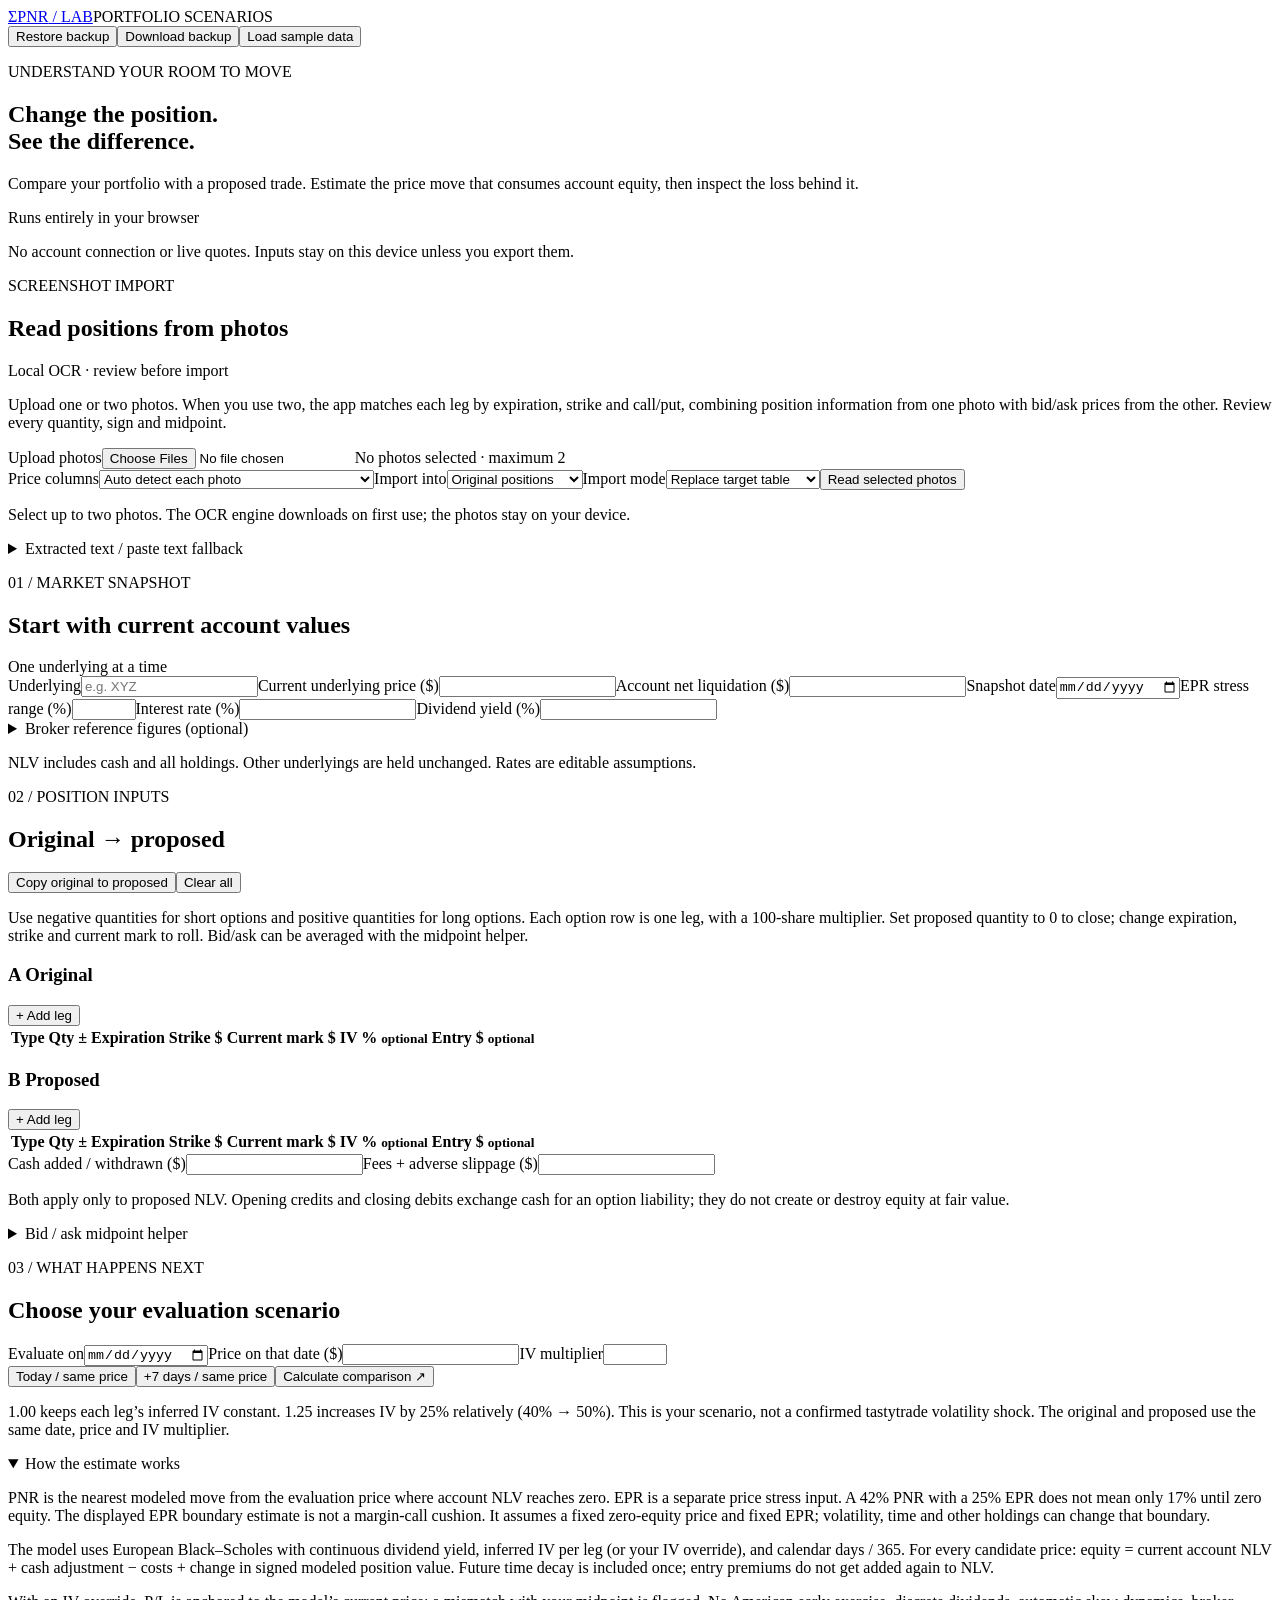
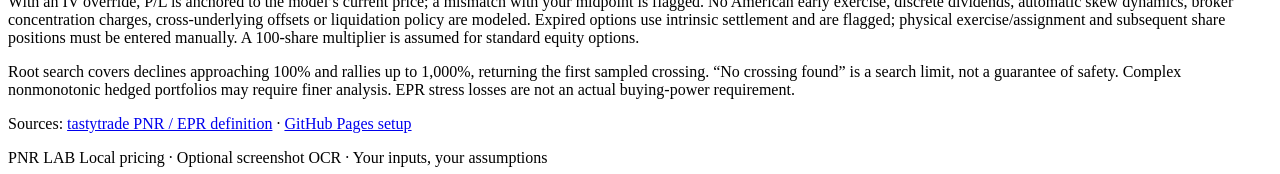
<file: index.template.html>
<!doctype html><html lang="en"><head><meta charset="utf-8"><meta name="viewport" content="width=device-width,initial-scale=1"><meta name="theme-color" content="#0b1420"><title>PNR Lab · Portfolio scenario calculator</title><style>/*STYLE*/</style></head><body>
<header><a class="brand" href="#"><span class="logo">Σ</span><span>PNR<span class="muted"> / </span>LAB</span></a><span class="tag">PORTFOLIO SCENARIOS</span><div class="header-actions"><button id="import">Restore backup</button><button id="export">Download backup</button><button id="demo">Load sample data</button></div></header>
<main><section class="intro"><div><p class="eyebrow">UNDERSTAND YOUR ROOM TO MOVE</p><h1>Change the position.<br><span>See the difference.</span></h1><p class="intro-copy">Compare your portfolio with a proposed trade. Estimate the price move that consumes account equity, then inspect the loss behind it.</p></div><div class="status-card"><span class="dot"></span> Runs entirely in your browser<p>No account connection or live quotes. Inputs stay on this device unless you export them.</p></div></section>
<div id="save-status" class="save-status" aria-live="polite"></div>
<section class="panel screenshot-panel"><div class="section-top"><div><p class="eyebrow">SCREENSHOT IMPORT</p><h2>Read positions from photos</h2></div><span class="pill">Local OCR · review before import</span></div><p class="hint">Upload one or two photos. When you use two, the app matches each leg by expiration, strike and call/put, combining position information from one photo with bid/ask prices from the other. Review every quantity, sign and midpoint.</p><div class="photo-upload"><label class="button-label">Upload photos<input id="screenshot-file" type="file" accept="image/*" multiple></label><span id="photo-count">No photos selected · maximum 2</span></div><div class="ocr-controls"><label>Price columns<select id="ocr-layout"><option value="auto">Auto detect each photo</option><option value="bidask">Both show Bid / Ask</option><option value="last">Use Last as proxy when no midpoint exists</option></select></label><label>Import into<select id="ocr-target"><option value="original">Original positions</option><option value="proposed">Proposed positions</option></select></label><label>Import mode<select id="ocr-mode"><option value="replace">Replace target table</option><option value="append">Append to target table</option></select></label><button id="ocr-read" class="primary">Read selected photos</button></div><p id="ocr-progress" class="hint" aria-live="polite">Select up to two photos. The OCR engine downloads on first use; the photos stay on your device.</p><div id="ocr-review" hidden><div class="ocr-preview"><div class="ocr-images"><img id="ocr-image" alt="First selected screenshot preview"><img id="ocr-image-2" alt="Second selected screenshot preview" hidden></div><div><h3>Review merged values</h3><p class="hint">A missing value stays blank. Expiration years may be inferred from the snapshot date. Rows from two photos are merged only when expiration, strike and option type match. Confirm every row after comparing with both photos.</p><div class="field-grid"><label>Detected symbol<input id="ocr-symbol"></label><label>Detected spot ($)<input id="ocr-spot" type="number" step="any"></label><label>Detected account NLV ($)<input id="ocr-nlv" type="number" step="any"></label></div><label class="check-label"><input type="checkbox" id="ocr-fields"> Also apply these detected account fields (optional)</label></div></div><div class="table-scroll"><table class="inputs ocr-table"><thead><tr><th>Confirm</th><th>Type</th><th>Qty ±</th><th>Expiration</th><th>Strike $</th><th>Bid $</th><th>Ask $</th><th>Last $</th><th>Entry $</th><th>Current mark $</th><th>Review notes</th><th></th></tr></thead><tbody id="ocr-rows"></tbody></table></div><div class="button-group"><button id="ocr-add">+ Add missing row</button><button id="ocr-apply" class="primary">Import reviewed rows</button></div></div><details class="ocr-text"><summary>Extracted text / paste text fallback</summary><p class="hint">If OCR cannot load, paste rows as: <code>-2 Jun 19 2027 125 C 0.85 0.95</code>. One leg per line. Then parse and review.</p><textarea id="ocr-text" rows="6" placeholder="-2 Jun 19 2027 125 C 0.85 0.95"></textarea><button id="ocr-parse">Parse text into review table</button></details></section>
<section class="panel"><div class="section-top"><div><p class="eyebrow">01 / MARKET SNAPSHOT</p><h2>Start with current account values</h2></div><span class="pill">One underlying at a time</span></div><div class="field-grid">
<label>Underlying<input id="symbol" value="" placeholder="e.g. XYZ" maxlength="12"></label><label>Current underlying price ($)<input id="spot" type="number" min="0.01" step="0.01"></label><label>Account net liquidation ($)<input id="nlv" type="number" min="1" step="1000"></label><label>Snapshot date<input id="asOf" type="date"></label><label>EPR stress range (%)<input id="epr" type="number" min="0.1" max="99.9" step="0.1"></label><label>Interest rate (%)<input id="rate" type="number" step="0.1"></label><label>Dividend yield (%)<input id="yield" type="number" step="0.1"></label>
</div><details><summary>Broker reference figures (optional)</summary><div class="field-grid"><label>Reported signed PNR (%)<input id="brokerPNR" type="number" step="any"></label><label>Underlying margin requirement ($)<input id="brokerMargin" type="number" step="0.01"></label><label>Net short extrinsic value ($)<input id="brokerExtrinsic" type="number" step="0.01"></label></div><p class="hint">Reference observations only. They do not adjust or calibrate the model.</p></details><p class="hint">NLV includes cash and all holdings. Other underlyings are held unchanged. Rates are editable assumptions.</p></section>
<section class="panel"><div class="section-top"><div><p class="eyebrow">02 / POSITION INPUTS</p><h2>Original → proposed</h2></div><div class="button-group"><button id="copy">Copy original to proposed</button><button id="empty">Clear all</button></div></div>
<p class="hint">Use negative quantities for short options and positive quantities for long options. Each option row is one leg, with a 100-share multiplier. Set proposed quantity to 0 to close; change expiration, strike and current mark to roll. Bid/ask can be averaged with the midpoint helper.</p>
<div class="tables"><div class="position-side"><div class="table-heading"><h3><span class="number">A</span> Original</h3><button data-add="original">+ Add leg</button></div><div class="table-scroll"><table class="inputs"><thead><tr><th>Type</th><th>Qty ±</th><th>Expiration</th><th>Strike $</th><th>Current mark $</th><th>IV % <small>optional</small></th><th>Entry $ <small>optional</small></th><th></th></tr></thead><tbody id="original"></tbody></table></div></div>
<div class="position-side proposed"><div class="table-heading"><h3><span class="number">B</span> Proposed</h3><button data-add="proposed">+ Add leg</button></div><div class="table-scroll"><table class="inputs"><thead><tr><th>Type</th><th>Qty ±</th><th>Expiration</th><th>Strike $</th><th>Current mark $</th><th>IV % <small>optional</small></th><th>Entry $ <small>optional</small></th><th></th></tr></thead><tbody id="proposed"></tbody></table></div></div></div>
<div class="proposal-controls"><label>Cash added / withdrawn ($)<input id="deposit" type="number" step="1000"></label><label>Fees + adverse slippage ($)<input id="cost" type="number" min="0" step="1"></label><p>Both apply only to proposed NLV. Opening credits and closing debits exchange cash for an option liability; they do not create or destroy equity at fair value.</p></div>
<details class="mid-helper"><summary>Bid / ask midpoint helper</summary><div class="button-group"><label>Bid<input id="bid" type="number" step="0.01" min="0"></label><label>Ask<input id="ask" type="number" step="0.01" min="0"></label><output id="mid-output">Midpoint: —</output></div></details>
</section>
<section class="panel evaluation"><div><p class="eyebrow">03 / WHAT HAPPENS NEXT</p><h2>Choose your evaluation scenario</h2></div><div class="field-grid"><label>Evaluate on<input id="evaluateOn" type="date"></label><label>Price on that date ($)<input id="evaluateSpot" type="number" min="0.01" step="0.01"></label><label>IV multiplier<input id="ivScale" type="number" min="0.01" max="5" step="0.05"></label></div><div class="button-group"><button id="today">Today / same price</button><button id="week">+7 days / same price</button><button id="calculate" class="primary">Calculate comparison ↗</button></div><p class="hint">1.00 keeps each leg’s inferred IV constant. 1.25 increases IV by 25% relatively (40% → 50%). This is your scenario, not a confirmed tastytrade volatility shock. The original and proposed use the same date, price and IV multiplier.</p></section>
<div id="errors" role="alert"></div><section id="results" hidden>
<div class="results-title"><div><p class="eyebrow">04 / ESTIMATED RESULTS</p><h2 id="result-heading">Your comparison</h2></div><span class="pill">Theoretical · not broker margin</span></div><div id="cards" class="cards"></div>
<section class="panel"><h3>Broker comparison · original snapshot</h3><div class="table-scroll"><table class="comparison"><thead><tr><th>Metric</th><th>Broker observation</th><th>Model</th><th>Difference</th></tr></thead><tbody id="broker-comparison"></tbody></table></div><p id="broker-note" class="hint"></p></section><section class="panel"><h3>What changed?</h3><div class="table-scroll"><table class="comparison"><thead><tr><th>Metric</th><th>Original</th><th>Proposed</th><th>Change</th></tr></thead><tbody id="comparison"></tbody></table></div><p id="result-note" class="hint"></p></section>
<section class="panel"><div class="section-top"><div><p class="eyebrow">EQUITY UNDER PRICE STRESS</p><h3>The path to zero</h3></div><div class="legend"><span class="original-line">● Original</span><span class="proposed-line">● Proposed</span></div></div><canvas id="chart" height="300" aria-label="Original and proposed account equity across underlying price moves"></canvas><p id="chart-hover" class="hint">Move over the chart to inspect account equity. The dashed line is zero equity.</p></section>
<section class="panel"><div class="section-top"><h3>Loss contribution by leg</h3><div class="button-group"><select id="leg-side" aria-label="Portfolio for leg breakdown"><option value="original">Original</option><option value="proposed" selected>Proposed</option></select><button id="csv">Export results CSV</button></div></div><div class="table-scroll"><table class="comparison"><thead><tr><th>Position</th><th>Fitted IV</th><th>Projected P/L*</th><th>Up EPR loss</th><th>Up loss / contract</th><th>Down EPR loss</th></tr></thead><tbody id="leg-results"></tbody></table></div><p class="hint">Positive stress loss consumes equity; negative loss is an offsetting gain. *Projected P/L is the change from the current modeled snapshot to your evaluation date and price.</p></section>
</section>
<section class="panel methodology"><details open><summary>How the estimate works</summary><p>PNR is the nearest modeled move from the evaluation price where account NLV reaches zero. EPR is a separate price stress input. A 42% PNR with a 25% EPR does not mean only 17% until zero equity. The displayed EPR boundary estimate is not a margin-call cushion. It assumes a fixed zero-equity price and fixed EPR; volatility, time and other holdings can change that boundary.</p><p>The model uses European Black–Scholes with continuous dividend yield, inferred IV per leg (or your IV override), and calendar days / 365. For every candidate price: equity = current account NLV + cash adjustment − costs + change in signed modeled position value. Future time decay is included once; entry premiums do not get added again to NLV.</p><p>With an IV override, P/L is anchored to the model’s current price; a mismatch with your midpoint is flagged. No American early exercise, discrete dividends, automatic skew dynamics, broker concentration charges, cross-underlying offsets or liquidation policy are modeled. Expired options use intrinsic settlement and are flagged; physical exercise/assignment and subsequent share positions must be entered manually. A 100-share multiplier is assumed for standard equity options.</p><p>Root search covers declines approaching 100% and rallies up to 1,000%, returning the first sampled crossing. “No crossing found” is a search limit, not a guarantee of safety. Complex nonmonotonic hedged portfolios may require finer analysis. EPR stress losses are not an actual buying-power requirement.</p><p>Sources: <a href="https://tastytrade.com/learn/accounts/account-resources/what-is-portfolio-margin-how-it-works/" target="_blank" rel="noopener">tastytrade PNR / EPR definition</a> · <a href="https://docs.github.com/en/pages/getting-started-with-github-pages/creating-a-github-pages-site" target="_blank" rel="noopener">GitHub Pages setup</a></p></details></section>
<footer>PNR LAB <span>Local pricing · Optional screenshot OCR · Your inputs, your assumptions</span></footer>
</main><input id="import-file" type="file" accept="application/json,.json" hidden><script>/*CORE*/</script><script>/*APP*/</script><script>/*OCR*/</script><script>/*SCREENSHOT*/</script></body></html>
</file>
